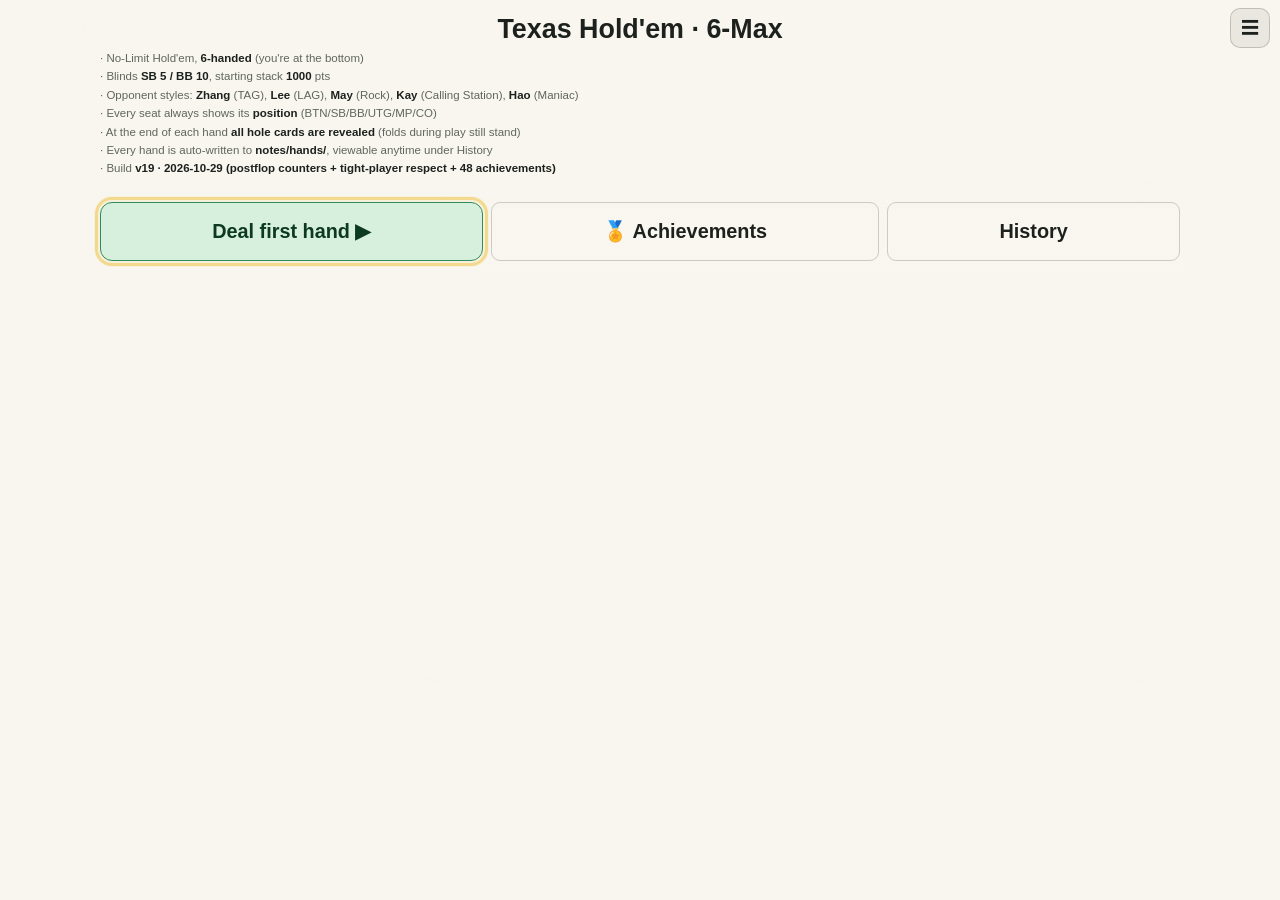
<file: poker/index.html>
<!DOCTYPE html>
<!-- Texas Hold'em Trainer — Copyright (c) 2026 raollll. All rights reserved. -->
<html lang="zh-CN">
<head>
<meta charset="utf-8">
<meta name="viewport" content="width=device-width,initial-scale=1,maximum-scale=1,user-scalable=no,viewport-fit=cover">
<meta name="theme-color" content="#0b1f16">
<meta name="apple-mobile-web-app-capable" content="yes">
<title>德州扑克 · 六人桌</title>
<script>
/* 尽早应用主题，避免刷新时先闪一下深色 */
(function () {
  try {
    var m = localStorage.getItem('poker.theme.v1');
    var light = m ? (m === 'light')
      : !!(window.matchMedia && matchMedia('(prefers-color-scheme: light)').matches);
    if (light) document.documentElement.classList.add('light');
    var meta = document.querySelector('meta[name="theme-color"]');
    if (meta) meta.setAttribute('content', light ? '#f4f1e8' : '#0b1f16');
  } catch (e) {}
})();
</script>
<script>/* 语言不是中文时先隐藏正文，避免中文闪现 */
try{var _q=new URLSearchParams(location.search).get("lang")||"";var _l=_q||localStorage.getItem("poker.lang.v1")||"";if(_l&&_l!=="zh")document.documentElement.classList.add("i18n-pending");}catch(e){}</script>
<link rel="manifest" href="manifest.webmanifest">
<link rel="apple-touch-icon" href="icons/apple-touch-icon.png">
<link rel="icon" href="icons/favicon-32.png" sizes="32x32">
<link rel="stylesheet" href="style.css?v=20">
</head>
<body>
<div id="app">
  <header id="topbar">
    <div class="statusChip">
      <button id="btnBlinds" class="chipBlindBtn" title="设置盲注">盲注 <b id="blindTxt">5/10</b></button>
      <span class="chipDot">·</span>
      <span id="potSlot"><span id="pot"></span></span>
    </div>
    <div class="spacer"></div>
    <button id="btnMenu" class="ghost menuBtn" title="菜单" aria-label="菜单">☰</button>

    <div id="legacyBtns" hidden>
      <button id="btnTheme" class="ghost">浅色</button>
      <button id="btnAchv" class="ghost">🏅</button>
      <button id="btnHistory" class="ghost">历史</button>
      <button id="btnEquity" class="ghost">权益</button>
      <button id="btnRebuy" class="ghost">＋1000</button>
      <div class="stat" id="handNo">第 0 手</div>
    </div>

    <div id="menuPanel" class="menuPanel" hidden>
      <div class="menuHead"><span id="menuHand">第 0 手</span><span class="menuClose" id="menuClose">✕</span></div>
      <button class="menuItem" data-act="theme"><i>🌓</i><span>浅色 / 深色</span></button>
      <button class="menuItem" data-act="achv"><i>🏅</i><span>成就墙</span></button>
      <button class="menuItem" data-act="history"><i>🕘</i><span>历史</span></button>
      <button class="menuItem" data-act="equity"><i>📈</i><span>权益</span></button>
      <button class="menuItem" data-act="rebuy"><i>➕</i><span id="menuRebuyLbl">买入 ＋1000</span></button>
      <button class="menuItem" data-act="font"><i>🔠</i><span>字号</span><em id="menuFontCur">标准</em></button>
      <div id="menuFontList" class="menuLangList" hidden></div>
      <button class="menuItem" data-act="lang"><i>🌐</i><span>语言</span><em id="menuLangCur">简体中文</em></button>
      <div id="menuLangList" class="menuLangList" hidden></div>
      <div class="menuCopy">© 2026 raollll · All rights reserved</div>
    </div>
  </header>

  <div id="table">
    <div class="felt"></div>
    <div id="board">
      <div id="community"></div>
    </div>
  </div>

  <div id="controls">
    <div class="ctlRow">
      <div id="ctlMsg">轮到你行动</div>
      <div id="raiseVal">—</div>
    </div>
    <input type="range" id="slider" min="10" max="1000" step="5" value="60">
    <div class="ctlRow quick">
      <button class="quick" data-frac="2.5" data-mode="bb">2.5BB</button>
      <button class="quick" data-frac="3" data-mode="bb">3BB</button>
      <button class="quick" data-frac="4" data-mode="bb">4BB</button>
      <button class="quick" data-frac="max" data-mode="max">全下</button>
    </div>
    <div class="ctlRow actions">
      <button id="btnFold" class="actions danger">弃牌</button>
      <button id="btnCall" class="actions primary">过牌</button>
      <button id="btnRaise" class="actions primary">加注</button>
    </div>
  </div>

  <div id="logPanel">
    <div id="logTitle">📋 动作记录</div>
    <div id="log"></div>
  </div>
</div>

<div id="overlay">
  <button id="ovMenu" class="ovMenuBtn" title="菜单" aria-label="菜单">☰</button>
  <div class="rbox">
    <h2 id="ovTitle">德州扑克 · 六人桌</h2>
    <div id="ovBody" class="ovBody"></div>
    <div class="ovBtns" id="ovBtns"></div>
  </div>
</div>

<script src="engine.js?v=20"></script>
<script src="build-info.js?v=20"></script>
<script src="i18n.js?v=20"></script>
<script src="locale/en.js?v=20"></script>
<script src="locale/ja.js?v=20"></script>
<script src="locale/ko.js?v=20"></script>
<script src="locale/es.js?v=20"></script>
<script src="locale/pt.js?v=20"></script>
<script src="locale/de.js?v=20"></script>
<script src="locale/fr.js?v=20"></script>
<script src="gamepad.js?v=20"></script>
<script src="app.js?v=20"></script>
</body>
</html>
</file>
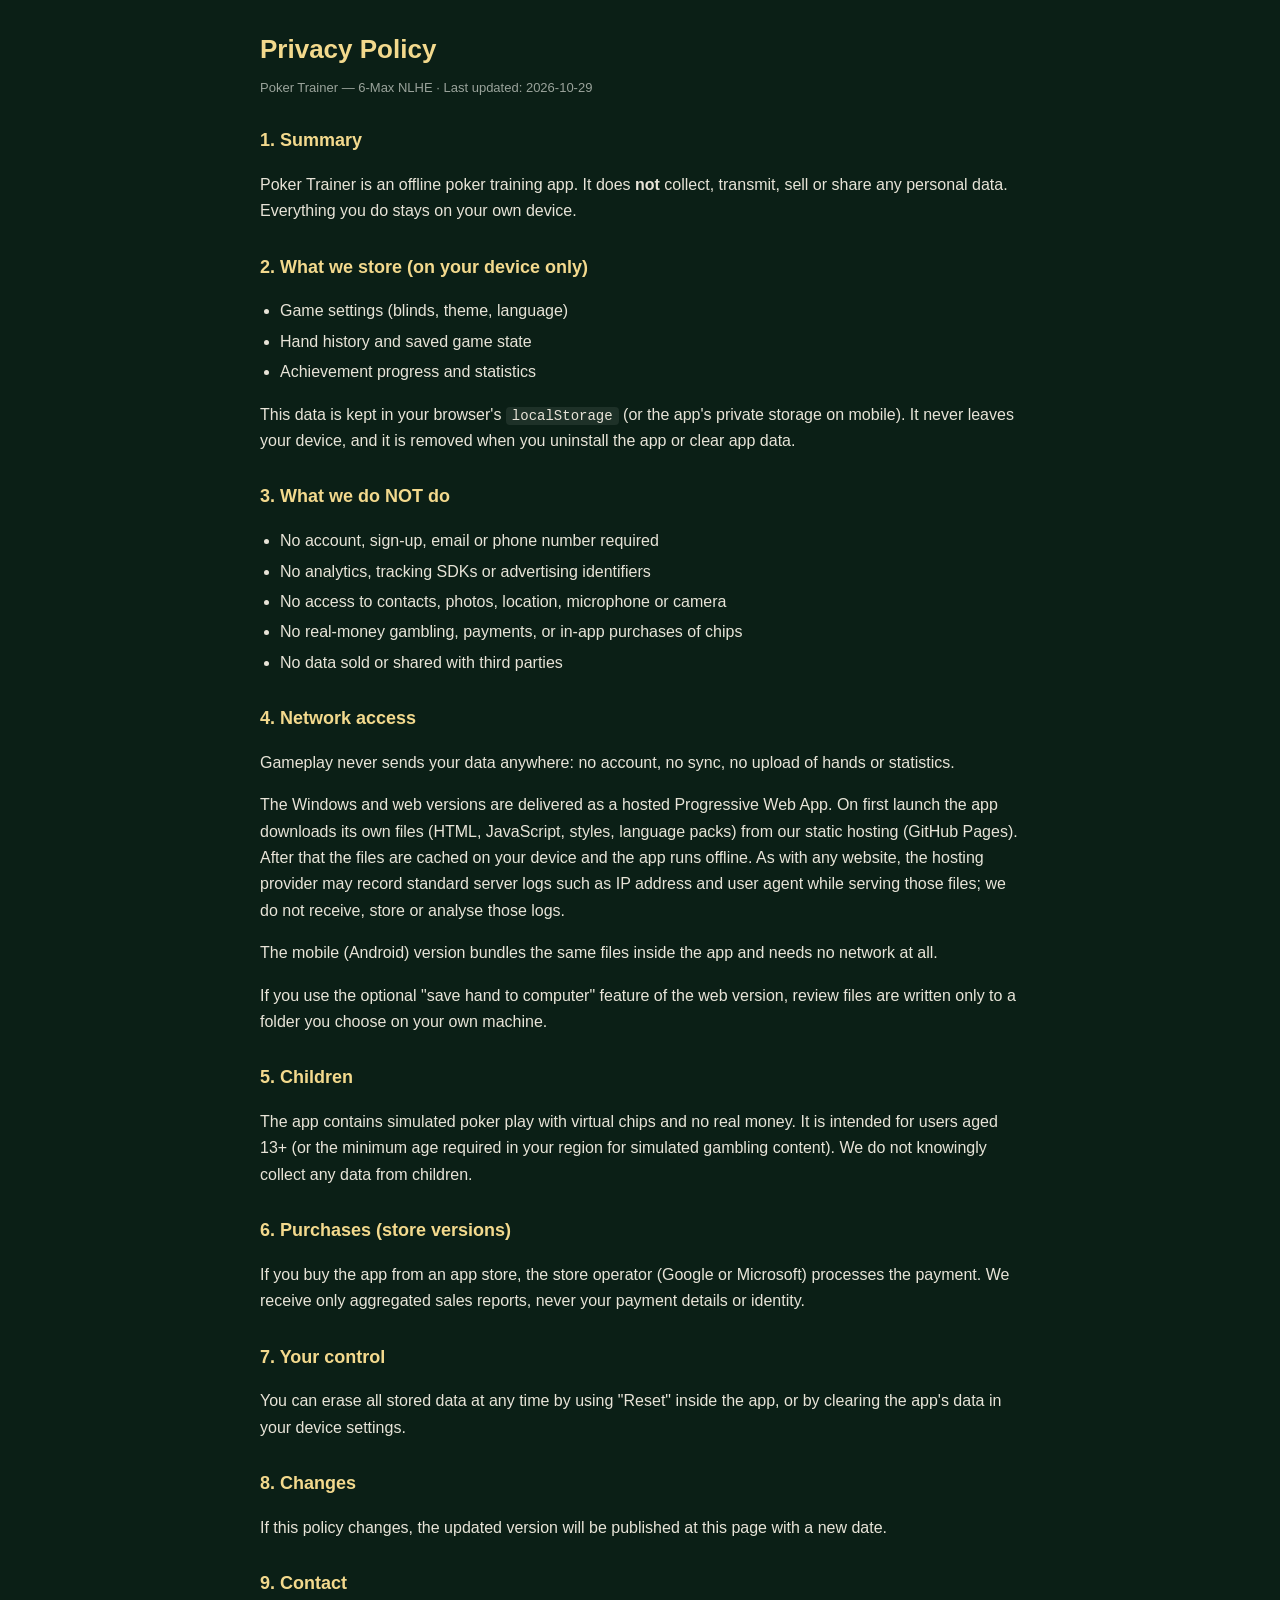
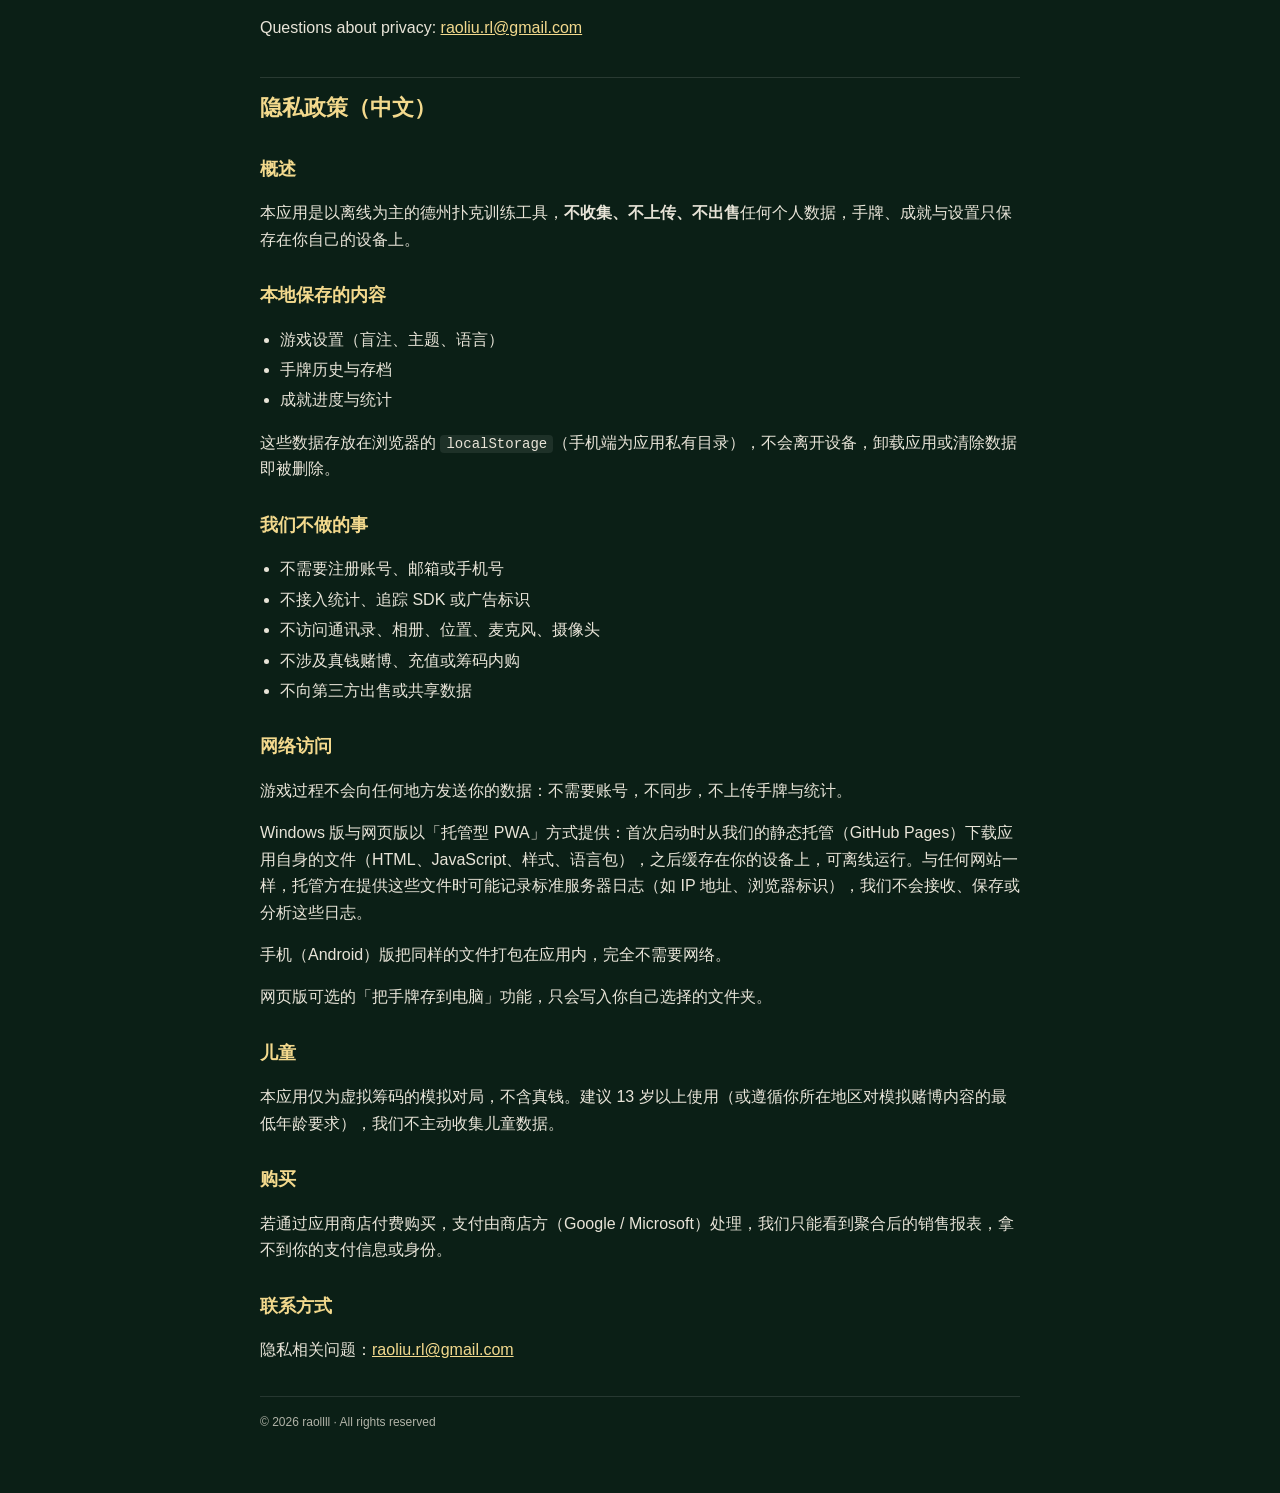
<file: poker/privacy.html>
<!DOCTYPE html>
<html lang="en">
<head>
<meta charset="utf-8">
<meta name="viewport" content="width=device-width,initial-scale=1">
<title>Privacy Policy · Poker Trainer</title>
<style>
  :root{color-scheme:light dark}
  body{margin:0;padding:28px 20px 60px;font:16px/1.65 -apple-system,BlinkMacSystemFont,"Segoe UI",Roboto,"Noto Sans SC",sans-serif;
       max-width:760px;margin:0 auto;background:#0b1f16;color:#e8e4d8}
  h1{font-size:26px;margin:0 0 6px;color:#f3d98d}
  h2{font-size:18px;margin:28px 0 8px;color:#f3d98d}
  .meta{color:#9aa39b;font-size:13px;margin-bottom:22px}
  ul{padding-left:20px}
  li{margin:4px 0}
  code{background:rgba(255,255,255,.08);padding:1px 6px;border-radius:4px;font-size:14px}
  .sec{border-top:1px solid rgba(255,255,255,.12);margin-top:36px;padding-top:12px}
  a{color:#f3d98d}
</style>
</head>
<body>
<h1>Privacy Policy</h1>
<div class="meta">Poker Trainer — 6-Max NLHE · Last updated: 2026-10-29</div>

<h2>1. Summary</h2>
<p>Poker Trainer is an offline poker training app. It does <b>not</b> collect, transmit, sell or share any personal data. Everything you do stays on your own device.</p>

<h2>2. What we store (on your device only)</h2>
<ul>
  <li>Game settings (blinds, theme, language)</li>
  <li>Hand history and saved game state</li>
  <li>Achievement progress and statistics</li>
</ul>
<p>This data is kept in your browser's <code>localStorage</code> (or the app's private storage on mobile). It never leaves your device, and it is removed when you uninstall the app or clear app data.</p>

<h2>3. What we do NOT do</h2>
<ul>
  <li>No account, sign-up, email or phone number required</li>
  <li>No analytics, tracking SDKs or advertising identifiers</li>
  <li>No access to contacts, photos, location, microphone or camera</li>
  <li>No real-money gambling, payments, or in-app purchases of chips</li>
  <li>No data sold or shared with third parties</li>
</ul>

<h2>4. Network access</h2>
<p>Gameplay never sends your data anywhere: no account, no sync, no upload of hands or statistics.</p>
<p>The Windows and web versions are delivered as a hosted Progressive Web App. On first launch the app downloads its own files (HTML, JavaScript, styles, language packs) from our static hosting (GitHub Pages). After that the files are cached on your device and the app runs offline. As with any website, the hosting provider may record standard server logs such as IP address and user agent while serving those files; we do not receive, store or analyse those logs.</p>
<p>The mobile (Android) version bundles the same files inside the app and needs no network at all.</p>
<p>If you use the optional "save hand to computer" feature of the web version, review files are written only to a folder you choose on your own machine.</p>

<h2>5. Children</h2>
<p>The app contains simulated poker play with virtual chips and no real money. It is intended for users aged 13+ (or the minimum age required in your region for simulated gambling content). We do not knowingly collect any data from children.</p>

<h2>6. Purchases (store versions)</h2>
<p>If you buy the app from an app store, the store operator (Google or Microsoft) processes the payment. We receive only aggregated sales reports, never your payment details or identity.</p>

<h2>7. Your control</h2>
<p>You can erase all stored data at any time by using "Reset" inside the app, or by clearing the app's data in your device settings.</p>

<h2>8. Changes</h2>
<p>If this policy changes, the updated version will be published at this page with a new date.</p>

<h2>9. Contact</h2>
<p>Questions about privacy: <a href="mailto:raoliu.rl@gmail.com">raoliu.rl@gmail.com</a></p>

<div class="sec">
<h1 style="font-size:22px">隐私政策（中文）</h1>
<h2>概述</h2>
<p>本应用是以离线为主的德州扑克训练工具，<b>不收集、不上传、不出售</b>任何个人数据，手牌、成就与设置只保存在你自己的设备上。</p>
<h2>本地保存的内容</h2>
<ul>
  <li>游戏设置（盲注、主题、语言）</li>
  <li>手牌历史与存档</li>
  <li>成就进度与统计</li>
</ul>
<p>这些数据存放在浏览器的 <code>localStorage</code>（手机端为应用私有目录），不会离开设备，卸载应用或清除数据即被删除。</p>
<h2>我们不做的事</h2>
<ul>
  <li>不需要注册账号、邮箱或手机号</li>
  <li>不接入统计、追踪 SDK 或广告标识</li>
  <li>不访问通讯录、相册、位置、麦克风、摄像头</li>
  <li>不涉及真钱赌博、充值或筹码内购</li>
  <li>不向第三方出售或共享数据</li>
</ul>
<h2>网络访问</h2>
<p>游戏过程不会向任何地方发送你的数据：不需要账号，不同步，不上传手牌与统计。</p>
<p>Windows 版与网页版以「托管型 PWA」方式提供：首次启动时从我们的静态托管（GitHub Pages）下载应用自身的文件（HTML、JavaScript、样式、语言包），之后缓存在你的设备上，可离线运行。与任何网站一样，托管方在提供这些文件时可能记录标准服务器日志（如 IP 地址、浏览器标识），我们不会接收、保存或分析这些日志。</p>
<p>手机（Android）版把同样的文件打包在应用内，完全不需要网络。</p>
<p>网页版可选的「把手牌存到电脑」功能，只会写入你自己选择的文件夹。</p>

<h2>儿童</h2>
<p>本应用仅为虚拟筹码的模拟对局，不含真钱。建议 13 岁以上使用（或遵循你所在地区对模拟赌博内容的最低年龄要求），我们不主动收集儿童数据。</p>
<h2>购买</h2>
<p>若通过应用商店付费购买，支付由商店方（Google / Microsoft）处理，我们只能看到聚合后的销售报表，拿不到你的支付信息或身份。</p>
<h2>联系方式</h2>
<p>隐私相关问题：<a href="mailto:raoliu.rl@gmail.com">raoliu.rl@gmail.com</a></p>
</div>
<footer style="margin-top:32px;padding-top:16px;border-top:1px solid rgba(255,255,255,.15);font-size:12px;opacity:.75">© 2026 raollll · All rights reserved</footer>
</body>
</html>
</file>
<file: poker/style.css>
/* Texas Hold'em Trainer — Copyright (c) 2026 raollll. All rights reserved. */
:root{
  --bg:#08150f; --felt:#15583f; --felt2:#0d3425;
  --text:#e8f5ee; --muted:#8fb3a4;
  --card:#ffffff; --accent:#2ecc71; --danger:#e74c3c; --gold:#f5c542;
  --border:rgba(255,255,255,.14);
  --safe-t: env(safe-area-inset-top, 0px);
  --safe-b: env(safe-area-inset-bottom, 0px);
  --safe-l: env(safe-area-inset-left, 0px);
  --safe-r: env(safe-area-inset-right, 0px);

  /* 自适应尺寸：由 --card-w 派生，按屏幕逐级放大 */
  --card-scale: 1;
  --card-base: 26px;
  --card-w: calc(var(--card-base) * var(--card-scale));
  --card-h: calc(var(--card-w) * 1.4);
  --card-f: calc(var(--card-w) * 0.42);   /* 点数：稍小一点 */
  --card-s: calc(var(--card-w) * 0.50);   /* 花色：放大约 1/5 */
  --big-w:  calc(var(--card-w) * 1.34);
  --big-h:  calc(var(--big-w) * 1.4);
  --big-f:  calc(var(--big-w) * 0.46);
  --big-s:  calc(var(--big-w) * 0.42);
  --seat-w: 80px;
  --seat-f: calc(11px * var(--fs));
  --ui-f:   calc(12px * var(--fs));
}

/* ---- 屏幕分级：牌面随屏幕变大 ---- */
/* 各档数值 = 原值 × 0.9，等效于“浏览器 90% 缩放”的观感，但不依赖 zoom、不会挤出边界 */
@media (min-width: 700px){   /* 平板 */
  :root{ --card-base:37.8px; --seat-w:100.8px; --seat-f:calc(11.7px * var(--fs));  --ui-f:calc(11.7px * var(--fs)); }
}
@media (min-width: 1020px){  /* 桌面 */
  :root{ --card-base:48.6px; --seat-w:126px;   --seat-f:calc(13.05px * var(--fs)); --ui-f:calc(12.6px * var(--fs)); }
}
@media (min-width: 1500px){  /* 大屏 */
  :root{ --card-base:57.6px; --seat-w:149.4px; --seat-f:calc(14.4px * var(--fs));  --ui-f:calc(13.5px * var(--fs)); }
}
*{box-sizing:border-box;-webkit-tap-highlight-color:transparent;}
html,body{margin:0;height:100%;}
body{
  background:radial-gradient(circle at 50% 0%,#123a2b,#050d09 72%);
  color:var(--text);
  font-family:-apple-system,BlinkMacSystemFont,"PingFang SC","Helvetica Neue",Arial,sans-serif;
  overflow:hidden; user-select:none;
}
#app{
  position:fixed; inset:0; display:flex; flex-direction:column;
  /* 顶部留白只由 APK 原生 WindowInsets 提供；浏览器不再空一条 */
  padding-bottom:var(--safe-b);
  padding-left:var(--safe-l);
  padding-right:var(--safe-r);
}

/* ---------- 顶栏 ---------- */
#topbar{
  display:flex; align-items:center; gap:6px;
  padding:8px 10px; font-size:var(--ui-f); border-bottom:1px solid var(--border);
  background:rgba(0,0,0,.32);
}
#topbar .spacer{flex:1;}
#topbar .stat{color:var(--muted); white-space:nowrap;}
#topbar .stat b{color:var(--text);}
button{font-family:inherit; font-size:calc(var(--ui-f) * 1.05); cursor:pointer; border-radius:9px; border:none;}
.ghost{
  background:transparent; border:1px solid var(--border); color:var(--text);
  padding:6px 9px; font-size:calc(var(--ui-f) * 0.95);
}
.ghost:active{background:rgba(255,255,255,.12);}
.ghost.danger{color:#ff9a8d; border-color:rgba(231,76,60,.45);}

/* ---------- 牌桌 ---------- */
#table{position:relative; flex:1; min-height:0; margin:6px; width:100%; max-width:1280px; align-self:center;}
.felt{
  position:absolute; inset:13% 7%;
  border-radius:50% 50% 50% 50% / 46% 46% 46% 46%;
  background:radial-gradient(ellipse at 50% 34%,var(--felt),var(--felt2) 76%);
  border:3px solid #0a2b1f;
  box-shadow:inset 0 0 46px rgba(0,0,0,.6), 0 10px 30px rgba(0,0,0,.55);
}
#board{
  position:absolute; left:50%; top:50%; transform:translate(-50%,-50%);
  width:100%; text-align:center;
}
#pot{font-size:var(--ui-f); color:var(--gold); min-height:1.2em; margin-bottom:6px; letter-spacing:.5px;}
#community{display:flex; gap:calc(var(--big-w) * 0.1); justify-content:center; min-height:var(--big-h); align-items:center;}

.seat{
  position:absolute; width:var(--seat-w); display:flex; flex-direction:column;
  align-items:center; gap:2px; transition:opacity .18s;
}
.seat[data-i="0"]{left:50%; bottom:0; transform:translate(-50%,0);}
.seat[data-i="1"]{left:86%; bottom:16%; transform:translate(-50%,0);}
.seat[data-i="2"]{left:86%; top:13%; transform:translate(-50%,0);}
.seat[data-i="3"]{left:50%; top:1%; transform:translate(-50%,0);}
.seat[data-i="4"]{left:14%; top:13%; transform:translate(-50%,0);}
.seat[data-i="5"]{left:14%; bottom:16%; transform:translate(-50%,0);}

.seat .cards{display:flex; gap:calc(var(--card-w) * 0.09); min-height:var(--card-h);}
.seat .pos{
  font-size:calc(var(--seat-f) * 0.9); font-weight:700; letter-spacing:.3px; color:#0a1a12;
  background:linear-gradient(180deg,#f7d874,#e0b23c); border-radius:7px;
  padding:1px 6px; white-space:nowrap; box-shadow:0 1px 2px rgba(0,0,0,.4);
}
.seat .pos.blank{visibility:hidden;}
.seat.turn .pos{background:linear-gradient(180deg,#7ff0b0,#2ecc71);}
.seat .info{
  background:rgba(0,0,0,.5); border:1px solid var(--border); border-radius:9px;
  padding:calc(var(--seat-f)*0.25) calc(var(--seat-f)*0.6); font-size:var(--seat-f);
  line-height:1.25; text-align:center;
  display:flex; flex-direction:column; align-items:center; max-width:calc(var(--seat-w) * 1.15);
}
.seat .nm{font-weight:600; white-space:nowrap; overflow:hidden; text-overflow:ellipsis; max-width:calc(var(--seat-w) * 1.0);}
.seat .st{color:var(--gold); font-variant-numeric:tabular-nums;}
.seat .act{font-size:calc(var(--seat-f) * 0.92); color:var(--muted); min-height:1.2em; white-space:nowrap;}
.seat .bet{
  font-size:calc(var(--seat-f) * 0.92); color:#fff2cc; background:rgba(0,0,0,.55);
  border-radius:8px; padding:0 6px; min-height:0; line-height:1.5;
}
.seat .bet:empty{display:none;}
.seat.human .info{border-color:rgba(245,197,66,.55);}
.seat.turn .info{border-color:var(--accent); box-shadow:0 0 0 2px rgba(46,204,113,.4);}
.seat.folded{opacity:.4;}
.seat.winner .info{border-color:var(--gold); box-shadow:0 0 0 2px rgba(245,197,66,.55);}
.seat.out .cards,.seat.out .bet,.seat.out .act{visibility:hidden;}

/* ---------- 扑克牌 ---------- */
.card{
  width:var(--card-w); height:var(--card-h); border-radius:calc(var(--card-w) * 0.19);
  background:var(--card); color:#15181c;
  display:flex; flex-direction:column; align-items:center; justify-content:center;
  font-weight:700; font-size:var(--card-f); line-height:1.05;
  box-shadow:0 1px 3px rgba(0,0,0,.45); flex:none;
}
.card .s{font-size:var(--card-s);}
.card.red{color:#cf2033;}
.card.back{
  background:repeating-linear-gradient(45deg,#2a5c86,#2a5c86 4px,#1d4262 4px,#1d4262 8px);
  border:1px solid #10202f; color:transparent;
}
.card.big{width:var(--big-w); height:var(--big-h); font-size:var(--big-f);}
.card.big .s{font-size:var(--big-s);}

/* ---------- 操作条 ---------- */
#controls{
  /* 常驻显示，不隐藏 —— 避免轮到别人时高度归零造成牌桌伸缩 */
  padding:8px 10px 10px; border-top:1px solid var(--border);
  background:rgba(0,0,0,.42);
}
#controls.idle button,
#controls.idle #slider{pointer-events:none;}
.ctlRow{display:flex; align-items:center; gap:8px;}
.ctlRow+.ctlRow{margin-top:8px;}
#ctlMsg{flex:1; font-size:var(--ui-f); color:var(--muted); white-space:nowrap; overflow:hidden; text-overflow:ellipsis;}
#raiseVal{font-size:calc(var(--ui-f) * 1.05); color:var(--gold); font-weight:600; font-variant-numeric:tabular-nums; white-space:nowrap;}
#slider{width:100%; margin:8px 0 0; accent-color:var(--accent); height:26px;}
button.quick{
  flex:1; padding:calc(var(--ui-f) * 0.65) 0; font-size:calc(var(--ui-f) * 1.0);
  background:rgba(255,255,255,.09);
  color:var(--text); border:1px solid var(--border);
}
button.quick:active{background:rgba(255,255,255,.2);}
/* 主操作按键：尺寸与快捷按钮（½池等）一致，只保留配色差异 */
button.actions{
  flex:1;
  padding:calc(var(--ui-f) * 0.65) 0;
  font-weight:700;
  font-size:calc(var(--ui-f) * 1.0);
  letter-spacing:.4px;
  border-radius:12px;
}
button.primary{background:linear-gradient(180deg,#33d47a,#22a35c); color:#04160d;}
button.danger{background:linear-gradient(180deg,#e75c4c,#b83526); color:#fff;}
button:disabled{opacity:.35;}

/* ---------- 日志 ---------- */
#logPanel{
  display:flex; flex-direction:column; min-height:0;
  border-top:1px solid var(--border); background:rgba(0,0,0,.25);
}
#logTitle{
  flex:none; padding:4px 10px; font-size:calc(var(--ui-f) * 0.9); color:var(--muted);
  border-bottom:1px solid var(--border);
}
#log{
  height:clamp(66px, 10vh, 140px); overflow-y:auto; padding:6px 10px;
  font-size:calc(var(--ui-f) * 0.95);
  color:var(--muted); line-height:1.55;
}
#log div{white-space:nowrap; overflow:hidden; text-overflow:ellipsis;}

/* ---------- 摊牌 / 结果面板 ---------- */
#overlay{
  position:fixed; inset:0; z-index:60; background:rgba(3,10,7,.985);
  display:none; align-items:flex-start; justify-content:center;
  overflow-y:auto; padding:16px 12px calc(16px + var(--safe-b));
  -webkit-overflow-scrolling:touch;
}
#overlay.show{display:flex;}
.rbox{width:100%; max-width:min(720px, 94vw);}
.rbox h2{margin:6px 0 4px; font-size:clamp(16px, 1.4vw, 22px); text-align:center;}
.rbox .sub{text-align:center; font-size:var(--ui-f); color:var(--muted); margin-bottom:6px;}
.boardRow{
  display:flex; gap:6px; justify-content:center; align-items:center;
  flex-wrap:wrap; margin:0 0 12px;
}
.ovBody{font-size:clamp(13px, 1.05vw, 16px);}
.ovBtns{display:flex; flex-wrap:wrap; justify-content:center; gap:8px; margin-top:14px;}
.ovBtns button{flex:1 1 auto; min-width:0; max-width:100%; padding:13px 10px; font-weight:600; font-size:14px;}
.histRow{
  border:1px solid var(--border); border-radius:10px; padding:8px 10px; margin-bottom:6px;
  background:rgba(255,255,255,.035);
}
.histHead{display:flex; align-items:center; gap:8px; font-size:12.5px;}
.histHead .hn{font-weight:600;}
.histHead .hc{color:var(--gold); flex:1;}
.histHead button{padding:5px 9px; font-size:11.5px;}
.histPre{
  white-space:pre-wrap; word-break:break-word; font-size:clamp(11px, 0.92vw, 14px); line-height:1.5;
  background:#06110c; border:1px solid var(--border); border-radius:8px;
  padding:8px; margin-top:8px; max-height:46vh; overflow:auto; color:#cfe8db;
  font-family:ui-monospace,SFMono-Regular,Menlo,monospace;
}
.toolbar{display:flex; gap:6px; align-items:center; margin-bottom:10px; flex-wrap:wrap;}
.toolbar button{padding:7px 10px; font-size:12px;}
.toolbar .spacer{flex:1;}
.badge{font-size:11px; color:var(--muted);}
.badge.on{color:var(--accent);}
.res{
  display:flex; align-items:center; gap:8px; padding:7px 8px; border-radius:10px;
  border:1px solid var(--border); margin-bottom:6px; background:rgba(255,255,255,.035);
}
.res.win{border-color:rgba(245,197,66,.6); background:rgba(245,197,66,.1);}
.res .rcards{display:flex; gap:3px; flex:none;}
.res .rmeta{flex:1; min-width:0;}
.res .rname{font-weight:600; font-size:clamp(12.5px, 1.05vw, 15.5px);}
.res .rh{font-size:clamp(11px, 0.9vw, 13.5px); color:var(--muted);}
.res .rwin{
  font-size:clamp(12.5px, 1.05vw, 16px); font-weight:700;
  color:var(--gold); font-variant-numeric:tabular-nums; white-space:nowrap;
  min-width:4.6em; text-align:right;
}
.res .rwin.minus{color:#ff8a7a;}
.res .rwin.zero{color:var(--muted); font-weight:400;}
/* 结算面板：各家手牌比默认尺寸放大 15%（宽/高/字号等比，保持牌的纵横比） */
.res .rcards .card{
  width:calc(var(--card-w) * 1.15);
  height:calc(var(--card-w) * 1.61);   /* 1.4 × 1.15 */
  font-size:calc(var(--card-w) * 0.53); /* 0.46 × 1.15 */
}
.res .rcards .card .s{font-size:calc(var(--card-w) * 0.483);} /* 0.42 × 1.15 */
.tip{font-size:11.5px; color:var(--muted); line-height:1.6;}
.tip b{color:var(--text);}

/* ---------- 桌面布局：动作记录移到左侧栏 ---------- */
@media (min-width: 1020px){
  #app{
    display:grid;
    grid-template-columns: minmax(225px, 297px) minmax(0, 1fr);
    grid-template-rows: auto minmax(0, 1fr) auto;
    grid-template-areas:
      "top top"
      "log table"
      "log controls";
  }
  #topbar{grid-area:top;}
  #table{
    /* 注意：必须给宽（width:100%）。#table 的子元素全是绝对定位，
       width:auto + justify-self:center 会塌成 0px，导致所有座位叠成一堆。 */
    grid-area:table; width:100%; max-width:1400px;
    align-self:stretch; justify-self:center; margin:9px;
  }
  /* 桌面牌桌更扁，侧边座位往边缘靠，避免与中央公共牌重叠 */
  .seat[data-i="1"], .seat[data-i="5"]{ bottom:3%; }
  .seat[data-i="2"], .seat[data-i="4"]{ top:4%; }
  #controls{grid-area:controls;}
  #logPanel{
    grid-area:log; border-top:none; border-right:1px solid var(--border);
    background:rgba(0,0,0,.38); min-height:0;
  }
  #logTitle{padding:8px 12.6px; font-size:var(--ui-f); color:var(--text); font-weight:600;}
  #log{
    height:auto; flex:1 1 auto; min-height:0; padding:7px 12.6px;
    font-size:calc(var(--ui-f) * 0.98); line-height:1.75;
  }
  #controls{padding:7px 9px 9px;}
  /* 桌面主按键与快捷按钮保持同高 */
  button.quick{padding:9px 0; font-size:12.6px;}
  #raiseVal{font-size:13.5px;}
  #ctlMsg{font-size:13.5px;}

  /* 结算面板整体缩到 66%，一屏内就能看到「下一手」 */
  .resWrap{zoom:0.66;}
  #overlay{padding:12px 12px calc(12px + var(--safe-b));}
  .rbox h2{margin:2px 0 4px; font-size:17px;}
  /* 吸底按钮：即使内容偏高，也不用翻页就能点「下一手」 */
  .ovBtns{
    position:sticky; bottom:0; margin-top:12px; padding:10px 0 6px;
    background:linear-gradient(180deg,rgba(3,10,7,0),rgba(3,10,7,.97) 45%);
  }
}

/* ============================================================
   浅色主题（电子墨水 / 强光环境）
   切换：顶栏「浅色 / 深色」，偏好写入 localStorage
   ============================================================ */
html.light{
  --bg:#f4f1e8; --felt:#e4ebe1; --felt2:#d5e0d1;
  --text:#1d211d; --muted:#5f665f;
  --card:#ffffff; --accent:#1f8a4c; --danger:#b3261e; --gold:#8a6a12;
  --border:rgba(0,0,0,.18);
}
html.light body{
  background:#f4f1e8;
  color:var(--text);
}
/* 电子墨水屏：关掉过渡，减少残影 */
html.light *{ transition:none !important; }

html.light #topbar{ background:#ece8dc; }
html.light .ghost:active{ background:rgba(0,0,0,.07); }
html.light .ghost.danger{ color:#a33224; border-color:rgba(179,38,30,.45); }

html.light .felt{
  border-color:#8fa38f;
  box-shadow:none;
}
html.light .seat .pos{
  background:#ead9a3; color:#3a2f0e; box-shadow:none;
}
html.light .seat.turn .pos{ background:#c9ebd6; color:#103d24; }
html.light .seat .info{
  background:#ffffff; border-color:#b9b4a6;
}
html.light .seat.human .info{ border-color:#b08d1e; }
html.light .seat.turn .info{ border-color:#1f8a4c; box-shadow:0 0 0 2px rgba(31,138,76,.22); }
html.light .seat.winner .info{ border-color:#b08d1e; box-shadow:0 0 0 2px rgba(176,141,30,.25); }
html.light .seat .bet{ color:#3a3a30; background:#f3eeda; }


html.light #controls{ background:#ece8dc; }
html.light button.quick{
  background:#ffffff; color:var(--text); border-color:#c2bdae;
}
html.light button.quick:active{ background:#e6e1d3; }
html.light button.primary{
  background:#d7efdd; color:#0c3a21; border:1px solid #2f8b57;
}
html.light button.danger{
  background:#f7dcd7; color:#7a1f16; border:1px solid #b3261e;
}

html.light #logPanel{ background:#f0ece1; }
html.light #log{ color:#5b655d; }

html.light #overlay{ background:rgba(248,246,239,.995); }
html.light .histRow{ background:#ffffff; }
html.light .histPre{
  background:#fbfaf5; color:#262b26; border-color:#cfcabc;
}
html.light .res{ background:#ffffff; }
html.light .res.win{ background:#fbf2d4; border-color:rgba(176,141,30,.55); }
html.light .res .rwin.minus{ color:#b3261e; }
html.light .badge.on{ color:#1f7a45; }

@media (min-width:1020px){
  html.light #logPanel{ background:#f2eee4; }
  html.light .ovBtns{
    background:linear-gradient(180deg,rgba(248,246,239,0),rgba(248,246,239,.98) 45%);
  }
}

/* ---------- 轻提示（Toast） ---------- */
.toast{
  position:fixed; left:50%; bottom:calc(8px + var(--safe-b));
  transform:translateX(-50%);
  z-index:99; max-width:min(86vw, 460px); text-align:center;
  padding:9px 14px; border-radius:10px;
  font-size:13px; line-height:1.45;
  background:rgba(8,21,15,.94);
  border:1px solid rgba(245,197,66,.7);
  color:#f7d97a;
  pointer-events:none;
  box-shadow:0 6px 18px rgba(0,0,0,.35);
  animation:toastIn .16s ease-out;
}
@keyframes toastIn{
  from{ opacity:0; transform:translate(-50%, 6px); }
  to{ opacity:1; transform:translate(-50%, 0); }
}
html.light .toast{
  background:#fffdf6;
  border-color:#b9b4a6;
  color:#1d211d;
  box-shadow:0 4px 12px rgba(0,0,0,.12);
  animation:none;
}
/* 桌面布局：提示放到左侧日志栏底部，避开底部操作按钮 */
@media (min-width:1020px){
  .toast{
    left:12px; bottom:12px; transform:none;
    max-width:250px; text-align:left; animation:none;
  }
}


/* ---------- 盲注设置 ---------- */
.blindBtn{
  background:transparent; border:none; color:var(--muted);
  font-family:inherit; font-size:var(--ui-f);
  padding:4px 5px; border-radius:8px;
  display:inline-flex; align-items:center; gap:4px; white-space:nowrap;
}
.blindBtn b{color:var(--text); font-variant-numeric:tabular-nums;}
.blindBtn::after{content:'▾'; font-size:.78em; opacity:.65;}
.blindBtn:active{background:rgba(255,255,255,.1);}
html.light .blindBtn:active{background:rgba(0,0,0,.06);}

.blindGrid{display:grid; grid-template-columns:1fr 1fr; gap:10px; margin:12px 0 6px;}
.blindOpt{
  display:flex; flex-direction:column; align-items:center; gap:3px;
  padding:15px 8px; border-radius:12px;
  background:rgba(255,255,255,.06);
  border:1px solid var(--border); color:var(--text);
  font-size:15px;
}
.blindOpt b{font-size:19px; letter-spacing:.5px; font-variant-numeric:tabular-nums;}
.blindOpt span{font-size:11.5px; color:var(--muted);}
.blindOpt.active{border-color:var(--accent); box-shadow:0 0 0 2px rgba(46,204,113,.28);}
.blindOpt:active{background:rgba(255,255,255,.14);}
html.light .blindOpt{background:#ffffff;}
html.light .blindOpt.active{border-color:#1f8a4c; box-shadow:0 0 0 2px rgba(31,138,76,.18);}
html.light .blindOpt:active{background:#f0ece1;}

/* 主操作按钮：与结算面板「下一手」同尺寸 */
.ctlRow.actions{gap:8px;}
button.actions{
  padding:7px 0;
  min-height:34px;          /* 在「下一手」基础上再缩 1/3 */
  font-size:13px;
  font-weight:600;
  border-radius:9px;
}


/* APK（Capacitor 原生）里用整数值放大牌面，避免半像素发虚 */
html.native{ --card-base:32px; }
@media (min-width:700px){  html.native{ --card-base:46px; } }
@media (min-width:1020px){ html.native{ --card-base:60px; } }
@media (min-width:1500px){ html.native{ --card-base:70px; } }

/* ---------- 启动提示 ---------- */
.noticeMain{
  margin:14px 0 12px;
  padding:18px 12px;
  text-align:center;
  font-size:clamp(18px, 4.2vw, 24px);
  font-weight:700;
  letter-spacing:2px;
  line-height:1.5;
  color:var(--text);
  border:1px dashed var(--border);
  border-radius:12px;
  background:rgba(255,255,255,.04);
}
html.light .noticeMain{
  background:#fffdf6;
  border-color:#b9b4a6;
}

/* 结算：总输赢 / 成就 / 破产提醒 */
.sessionNet{margin:0 0 10px;padding:10px 12px;border-radius:10px;background:rgba(255,255,255,.05);border:1px solid rgba(255,255,255,.14);font-size:14px;color:var(--muted,#b9c6c0)}
.sessionNet span{font-size:22px;font-weight:800;margin-left:6px}
.sessionNet.plus{border-color:rgba(51,212,122,.45);background:rgba(51,212,122,.12)}
.sessionNet.plus span{color:#5ee39b}
.sessionNet.minus{border-color:rgba(255,99,99,.45);background:rgba(255,99,99,.10)}
.sessionNet.minus span{color:#ff8080}
.achvList{margin:0 0 10px;display:flex;flex-direction:column;gap:6px}
.achvItem{padding:8px 12px;border-radius:9px;background:rgba(240,200,80,.10);border:1px solid rgba(240,200,80,.38);color:#f3d98d;font-size:13px}
.bustAlert{margin:0 0 12px;padding:12px 14px;border-radius:10px;background:rgba(255,70,70,.16);border:1px solid rgba(255,90,90,.55);color:#ffdede;font-size:13px;line-height:1.6}
.bustAlert b{font-size:17px;color:#ff9a9a;display:block;margin-bottom:4px}
html.light .sessionNet{background:rgba(0,0,0,.03);border-color:rgba(0,0,0,.12);color:#4a5a54}
html.light .achvItem{background:rgba(200,150,20,.10);color:#7a5c10}
html.light .bustAlert{background:rgba(220,40,40,.08);color:#8a1f1f;border-color:rgba(220,40,40,.35)}

/* ---------- 成就墙 ---------- */
.achvSummary{font-size:15px;color:var(--text);margin:2px 0 6px}
.achvSummary b{font-size:20px;color:#f3d98d}
.achvSummary span{float:right;color:var(--muted);font-size:13px}
.achvTotal{height:8px;border-radius:6px;background:rgba(255,255,255,.10);overflow:hidden;margin:0 0 14px}
.achvTotal i{display:block;height:100%;background:linear-gradient(90deg,#c9a227,#f3d98d);border-radius:6px}
.achvCat{margin:0 0 14px}
.achvCatTitle{font-size:13px;letter-spacing:.08em;color:var(--muted);margin:0 0 8px;display:flex;justify-content:space-between}
.achvCatTitle span{color:#f3d98d}
.achvGrid{display:grid;grid-template-columns:repeat(auto-fill,minmax(104px,1fr));gap:8px}
.achvCard{position:relative;padding:10px 8px;border-radius:11px;background:rgba(255,255,255,.04);border:1px solid rgba(255,255,255,.09);text-align:center;opacity:.62}
.achvCard.done{opacity:1;background:rgba(240,200,80,.10);border-color:rgba(240,200,80,.42);box-shadow:0 0 0 1px rgba(240,200,80,.12) inset}
.achvIcon{font-size:20px;line-height:1.2;margin-bottom:4px;filter:grayscale(1)}
.achvCard.done .achvIcon{filter:none}
.achvName{font-size:12.5px;font-weight:600;color:var(--text-strong,#fff);margin-bottom:3px}
.achvDesc{font-size:11px;color:var(--muted);line-height:1.35;min-height:28px}
.achvMini{height:4px;border-radius:4px;background:rgba(255,255,255,.10);overflow:hidden;margin:6px 0 4px}
.achvMini i{display:block;height:100%;background:#c9a227;border-radius:4px}
.achvCard.done .achvMini i{background:#f3d98d}
.achvNum{font-size:10.5px;color:var(--muted)}
html.light .achvCard{background:rgba(0,0,0,.03);border-color:rgba(0,0,0,.10)}
html.light .achvCard.done{background:rgba(200,150,20,.12);border-color:rgba(200,150,20,.45)}
html.light .achvTotal,html.light .achvMini{background:rgba(0,0,0,.10)}
html.light .achvSummary b,html.light .achvCatTitle span{color:#8a6a12}

/* 多语言：翻译完成前隐藏正文，避免中文闪现 */
html.i18n-pending body{visibility:hidden}

/* 手柄焦点环 */
.gp-focus{outline:3px solid #f3d98d; outline-offset:2px; border-radius:12px;
  box-shadow:0 0 0 6px rgba(243,217,141,.18);}

/* ============================================================
   电视 / 10 英尺界面（1920×1080 起）：牌、按钮、文字整体放大
   ============================================================ */
@media (min-width: 1500px) and (min-height: 780px){
  :root{
    --card-base: 86px;
    --seat-w: 215px;
    --seat-f: calc(19px * var(--fs));
    --ui-f: calc(19px * var(--fs));
  }
  #log{font-size:18px;}
  #logPanel{width:300px;}
  #pot{font-size:20px;}
  button.quick{font-size:18px; padding:12px 20px;}
  button.actions{min-height:72px; font-size:22px;}
  .ovBody{font-size:20px; line-height:1.55;}
  .rbox{max-width:min(1180px, 90vw);}
  .rbox h2{font-size:34px;}
  .rbox .sub{font-size:19px;}
  .ovBtns button{min-height:70px; font-size:21px; padding:18px 22px;}
  .gp-focus{outline-width:5px; outline-offset:4px;}
}

/* 电视：座位信息与日志再放大一档 */
@media (min-width: 1500px) and (min-height: 780px){
  .seat .info{font-size:calc(var(--seat-f) * 1.06); padding:6px 10px;}
  .seat .nm{font-size:calc(var(--seat-f) * 1.0);}
  .seat .st{font-size:calc(var(--seat-f) * 1.08); font-weight:700;}
  .seat .act,.seat .bet{font-size:calc(var(--seat-f) * 0.95);}
  .seat .pos{font-size:calc(var(--seat-f) * 0.95); padding:2px 8px;}
  #logTitle{font-size:18px; padding:10px 14px;}
  #log{font-size:20px; line-height:1.7;}
  #logPanel{width:270px;}
  .histRow{font-size:18px;}
}

/* 电视：顶栏与状态栏再放大 */
@media (min-width: 1500px) and (min-height: 780px){
  #topbar{font-size:20px; padding:12px 18px;}
  #topbar button{font-size:19px; padding:10px 16px; min-height:52px;}
  #topbar .stat{font-size:19px;}
}

/* ============================================================
   电视：底池与结算面板可读性修正
   ============================================================ */
@media (min-width: 1500px) and (min-height: 780px){
  /* 底池：放大 + 胶囊底 + 抬高层级，避免与上方座位信息打架 */
  #board{top:50%;}
  #pot{
    display:inline-block; font-size:30px; font-weight:800; color:#ffe08a;
    letter-spacing:1px; padding:8px 22px; margin-bottom:14px;
    background:rgba(0,0,0,.62); border:1px solid rgba(245,197,66,.45);
    border-radius:999px; box-shadow:0 6px 22px rgba(0,0,0,.45);
    position:relative; z-index:6;
  }
  /* 上方座位整体上移，给底池让位 */
  .seat[data-i="3"]{ top:0; }
  .seat[data-i="2"], .seat[data-i="4"]{ top:6%; }

  /* 玩家筹码：加粗放大 */
  .seat .st{font-size:24px; font-weight:800; color:#ffd76a;}
  .seat .nm{font-size:20px;}
  .seat .info{padding:7px 12px;}

  /* 结算面板：放大但压紧，适配一屏 */
  .ovBody{font-size:22px; line-height:1.45;}
  .res{padding:9px 14px; margin-bottom:6px;}
  .res .rname{font-size:21px;}
  .res .rh{font-size:18px;}
  .res .rwin{font-size:24px; font-weight:800;}
  .res .rcards .card{--card-w:calc(var(--card-base) * .56);}
  .sessionNet{font-size:24px; margin:8px 0 4px;}
  .sessionNet span{font-size:30px;}
  .rbox h2{margin:2px 0 2px;}
}
.achvLine{
  margin:6px 0 8px; padding:8px 14px; text-align:center;
  color:#ffe08a; background:rgba(245,197,66,.12);
  border:1px solid rgba(245,197,66,.4); border-radius:10px; font-weight:700;
}
@media (min-width: 1500px) and (min-height: 780px){
  .achvLine{font-size:22px; padding:10px 18px; margin:6px 0 10px;}
  .ovBody{font-size:28px; line-height:1.45;}
  .res{padding:10px 16px; margin-bottom:7px;}
  .res .rname{font-size:25px;}
  .res .rh{font-size:21px;}
  .res .rwin{font-size:28px;}
  .sessionNet{font-size:30px; margin:10px 0 6px;}
  .sessionNet span{font-size:36px;}
  .ovBtns button{min-height:78px; font-size:24px;}
}
@media (min-width: 1500px) and (min-height: 780px){
  /* 电视：弹层完全不透明，避免桌面透出干扰 */
  #overlay{background:#04100a;}
  html.light #overlay{background:#f8f6ef;}
  .res .rh{color:#c9e0d4;}
  .res.win{box-shadow:0 0 0 2px rgba(245,197,66,.55);}
}

/* 电视：底池显示在顶栏 */
#pot.potTop{
  font-size:22px; font-weight:800; color:#ffe08a; letter-spacing:.5px;
  padding:7px 16px; margin:0 10px; min-height:0; min-width:150px; text-align:center;
  background:rgba(245,197,66,.13); border:1px solid rgba(245,197,66,.45); border-radius:999px;
}

/* ============================================================
   顶栏（方案三）：状态胶囊 + 菜单
   ============================================================ */
#topbar{position:relative;}
.statusChip{
  display:inline-flex; align-items:center; gap:8px;
  padding:8px 14px; border-radius:999px; white-space:nowrap;
  background:rgba(255,255,255,.07); border:1px solid var(--border);
  color:var(--text); font-size:var(--ui-f); font-weight:600;
  max-width:66vw; overflow:hidden;
}
.statusChip .chipBlind{color:var(--text);}
.statusChip .chipBlind b{color:#ffe08a; font-weight:800;}
.statusChip .chipDot{color:var(--muted); opacity:.7;}
.statusChip .chipPot{display:inline-flex; align-items:center; min-width:0;}
.statusChip #pot{
  font-size:inherit; color:#ffe08a; font-weight:800; letter-spacing:0;
  margin:0; padding:0; background:none; border:none; box-shadow:none;
  min-height:0; display:inline;
}
.menuBtn{font-size:19px; min-width:46px; min-height:44px; line-height:1;}

.menuPanel{
  position:absolute; right:10px; top:calc(100% + 6px); z-index:70;
  width:262px; max-width:calc(100vw - 24px);
  background:#0d2419; border:1px solid var(--border); border-radius:14px;
  box-shadow:0 18px 40px rgba(0,0,0,.55); padding:8px; overflow:hidden;
}
html.light .menuPanel{background:#fbf9f2;}
.menuHead{
  display:flex; align-items:center; justify-content:space-between;
  padding:6px 8px 8px; font-size:calc(var(--ui-f) * .92); color:var(--muted);
  border-bottom:1px solid var(--border); margin-bottom:6px;
}
.menuClose{padding:2px 8px; cursor:pointer; opacity:.75;}
.menuItem{
  display:flex; align-items:center; gap:10px; width:100%;
  padding:11px 10px; margin:2px 0; border-radius:10px;
  background:transparent; border:none; color:var(--text);
  font-size:var(--ui-f); text-align:left; cursor:pointer;
}
.menuItem i{font-style:normal; font-size:17px; width:22px; text-align:center;}
.menuItem span{flex:1; white-space:nowrap; overflow:hidden; text-overflow:ellipsis;}
.menuItem em{font-style:normal; color:var(--muted); font-size:calc(var(--ui-f) * .85);}
.menuItem:hover,.menuItem:active{background:rgba(255,255,255,.08);}
html.light .menuItem:hover,html.light .menuItem:active{background:rgba(0,0,0,.06);}
.menuLangList{display:grid; grid-template-columns:1fr 1fr; gap:6px; padding:4px 4px 2px;}
.menuLangList button{
  padding:10px 8px; border-radius:9px; background:rgba(255,255,255,.06);
  border:1px solid var(--border); color:var(--text);
  font-size:calc(var(--ui-f) * .92); cursor:pointer; white-space:nowrap;
}
.menuLangList button.on{background:rgba(46,204,113,.22); border-color:var(--accent); color:#d9ffe9;}
.menuLangList button.pending{border-color:var(--gold); color:#ffe08a;}

/* 电视：菜单整体放大 */
@media (min-width: 1500px) and (min-height: 780px){
  .statusChip{font-size:22px; padding:12px 20px; max-width:60vw;}
  .statusChip #pot{font-size:22px;}
  .menuBtn{font-size:26px; min-width:64px; min-height:58px;}
  .menuPanel{width:380px; padding:12px; border-radius:18px;}
  .menuItem{font-size:22px; padding:16px 14px; border-radius:14px;}
  .menuItem i{font-size:24px; width:32px;}
  .menuItem em{font-size:19px;}
  .menuLangList button{font-size:20px; padding:14px 10px;}
  .menuHead{font-size:19px;}
}

.statusChip .chipBlindBtn{
  background:none; border:none; padding:0; margin:0; cursor:pointer;
  color:inherit; font:inherit; font-weight:600; display:inline-flex; align-items:center; gap:6px;
}
.statusChip .chipBlindBtn b{color:#ffe08a; font-weight:800;}

/* 浅色主题：底池与盲注数字改为深琥珀，保证对比度 */
html.light .statusChip #pot{color:#6b4600;}
html.light .statusChip .chipBlindBtn b{color:#6b4600;}
html.light .statusChip{background:rgba(0,0,0,.04); border-color:rgba(0,0,0,.14);}

/* ============================================================
   结算面板：按视口连续缩放（不再依赖 1500px 断点）
   ============================================================ */
.ovBody{font-size:clamp(20px, 2.3vw, 38px); line-height:1.55;}
.rbox{max-width:min(1080px, 93vw);}
.rbox h2{font-size:clamp(22px, 2.1vw, 38px);}
.res .rname{font-size:clamp(19px, 2.0vw, 32px);}
.res .rh{font-size:clamp(17px, 1.7vw, 27px);}
.res .rwin{font-size:clamp(20px, 2.2vw, 36px);}
.sessionNet{font-size:clamp(20px, 2.0vw, 34px);}
.sessionNet span{font-size:clamp(24px, 2.4vw, 42px);}
.ovBtns button{font-size:clamp(17px, 1.55vw, 26px); min-height:clamp(50px, 4.6vw, 82px);}
.achvLine{font-size:clamp(17px, 1.5vw, 24px);}

.menuCopy{
  margin-top:8px; padding-top:8px; border-top:1px solid var(--border);
  text-align:center; font-size:calc(var(--ui-f) * .78); color:var(--muted); opacity:.85;
}

/* 结算面板里的小牌：随视口放大，与文字比例协调 */
.res .rcards .card{--card-w:clamp(34px, 3.1vw, 58px); --card-base:clamp(34px, 3.1vw, 58px);}
.res .rcards .card .s{font-size:calc(clamp(34px, 3.1vw, 58px) * 0.483);}

/* ============================================================
   字号开关：小 / 标准 / 大 / 特大（--fs 缩放所有弹层文字）
   ============================================================ */
:root{--fs:1;}
html.fs-xs{--fs:.75;}
html.fs-s{--fs:.85;}
html.fs-m{--fs:1;}
html.fs-l{--fs:1.15;}
html.fs-xl{--fs:1.3;}

.rbox h2{font-size:clamp(calc(22px*var(--fs)), calc(2.1vw*var(--fs)), calc(38px*var(--fs)));}
.ovBody{font-size:clamp(calc(20px*var(--fs)), calc(2.3vw*var(--fs)), calc(38px*var(--fs)));}
.res .rname{font-size:clamp(calc(19px*var(--fs)), calc(2.0vw*var(--fs)), calc(32px*var(--fs)));}
.res .rh{font-size:clamp(calc(17px*var(--fs)), calc(1.7vw*var(--fs)), calc(27px*var(--fs)));}
.res .rwin{font-size:clamp(calc(20px*var(--fs)), calc(2.2vw*var(--fs)), calc(36px*var(--fs)));}
.sessionNet{font-size:clamp(calc(20px*var(--fs)), calc(2.0vw*var(--fs)), calc(34px*var(--fs)));}
.sessionNet span{font-size:clamp(calc(24px*var(--fs)), calc(2.4vw*var(--fs)), calc(42px*var(--fs)));}
.ovBtns button{font-size:clamp(calc(17px*var(--fs)), calc(1.55vw*var(--fs)), calc(26px*var(--fs)));}
.achvLine{font-size:clamp(calc(17px*var(--fs)), calc(1.5vw*var(--fs)), calc(24px*var(--fs)));}

/* 结算面板：底池/净额一行 + 公共牌与手牌的牌面字号，放大一倍 */
.rbox .sub{font-size:clamp(calc(20px*var(--fs)), calc(2.2vw*var(--fs)), calc(36px*var(--fs))); color:var(--text);}
.boardRow .card{--card-w:clamp(54px, 5.0vw, 84px); --card-base:clamp(54px, 5.0vw, 84px);}
.boardRow .card{width:calc(var(--card-w)); height:calc(var(--card-w) * 1.4);
  font-size:calc(var(--card-w) * 0.46);}
.boardRow .card .s{font-size:calc(var(--card-w) * 0.44);}
.res .rcards .card{--card-w:clamp(44px, 4.0vw, 66px); --card-base:clamp(44px, 4.0vw, 66px);
  width:calc(var(--card-w)); height:calc(var(--card-w) * 1.4);
  font-size:calc(var(--card-w) * 0.46);}
.res .rcards .card .s{font-size:calc(var(--card-w) * 0.44);}

/* 结算面板：牌面与摘要行（高优先级，确保压过旧规则） */
#overlay .rbox .sub{
  font-size:clamp(calc(20px*var(--fs)), calc(2.2vw*var(--fs)), calc(34px*var(--fs))) !important;
  color:var(--text);
}
/* 桌面端：按钮条吸底，内容再长也能直接点「下一手」 */
@media (min-width: 900px){
  .ovBtns{
    position:sticky; bottom:0; z-index:5; margin-top:12px; padding:12px 0 8px;
    background:linear-gradient(180deg, rgba(4,16,10,0), rgba(4,16,10,.96) 45%);
  }
  html.light .ovBtns{background:linear-gradient(180deg, rgba(248,246,239,0), rgba(248,246,239,.97) 45%);}
}

/* ============================================================
   手机端（≤600px）：字号回到 1.43 版本的观感，仍受字号开关缩放
   ============================================================ */
@media (max-width: 600px){
  .rbox h2{font-size:clamp(calc(16px*var(--fs)), calc(1.4vw*var(--fs)), calc(22px*var(--fs)));}
  .rbox .sub{font-size:calc(var(--ui-f) * var(--fs));}
  .ovBody{font-size:clamp(calc(13px*var(--fs)), calc(1.05vw*var(--fs)), calc(16px*var(--fs)));}
  .res .rname{font-size:clamp(calc(12.5px*var(--fs)), calc(1.05vw*var(--fs)), calc(15.5px*var(--fs)));}
  .res .rh{font-size:clamp(calc(11px*var(--fs)), calc(0.9vw*var(--fs)), calc(13.5px*var(--fs)));}
  .res .rwin{font-size:clamp(calc(12.5px*var(--fs)), calc(1.05vw*var(--fs)), calc(16px*var(--fs)));}
  .sessionNet{font-size:calc(14px*var(--fs));}
  .sessionNet span{font-size:calc(22px*var(--fs));}
  .ovBtns button{font-size:calc(14px*var(--fs)); min-height:0; padding:13px 10px;}
  .achvLine{font-size:calc(13px*var(--fs));}
}

/* 手机端：底池/净额一行回到 1.43 的正文尺寸（覆盖桌面端的 !important 规则） */
@media (max-width: 600px){
  #overlay .rbox .sub{font-size:calc(var(--ui-f) * var(--fs)) !important;}
}

/* 弹层右上角菜单入口 */
.ovMenuBtn{
  position:fixed; top:calc(8px + var(--safe-t)); right:10px; z-index:120;
  width:40px; height:40px; border-radius:10px; font-size:18px; line-height:1;
  background:rgba(255,255,255,.08); border:1px solid var(--border); color:var(--text);
}
html.light .ovMenuBtn{background:rgba(0,0,0,.06);}
.menuPanel{position:fixed; z-index:130;}

/* 手机：结算底部按钮固定悬浮 */
@media (max-width: 600px){
  #overlay{padding-bottom:120px;}
  #overlay .ovBtns{
    position:fixed; left:0; right:0; bottom:0; margin:0; z-index:110;
    padding:12px 12px calc(12px + var(--safe-b));
    background:linear-gradient(180deg, rgba(4,16,10,0), rgba(4,16,10,.98) 35%);
    border-top:1px solid rgba(255,255,255,.08);
  }
  html.light #overlay .ovBtns{background:linear-gradient(180deg, rgba(248,246,239,0), rgba(248,246,239,.99) 35%);
    border-top:1px solid rgba(0,0,0,.1);}
}

@media (max-width: 600px){
  #overlay{padding-top:56px;}
}
</file>
